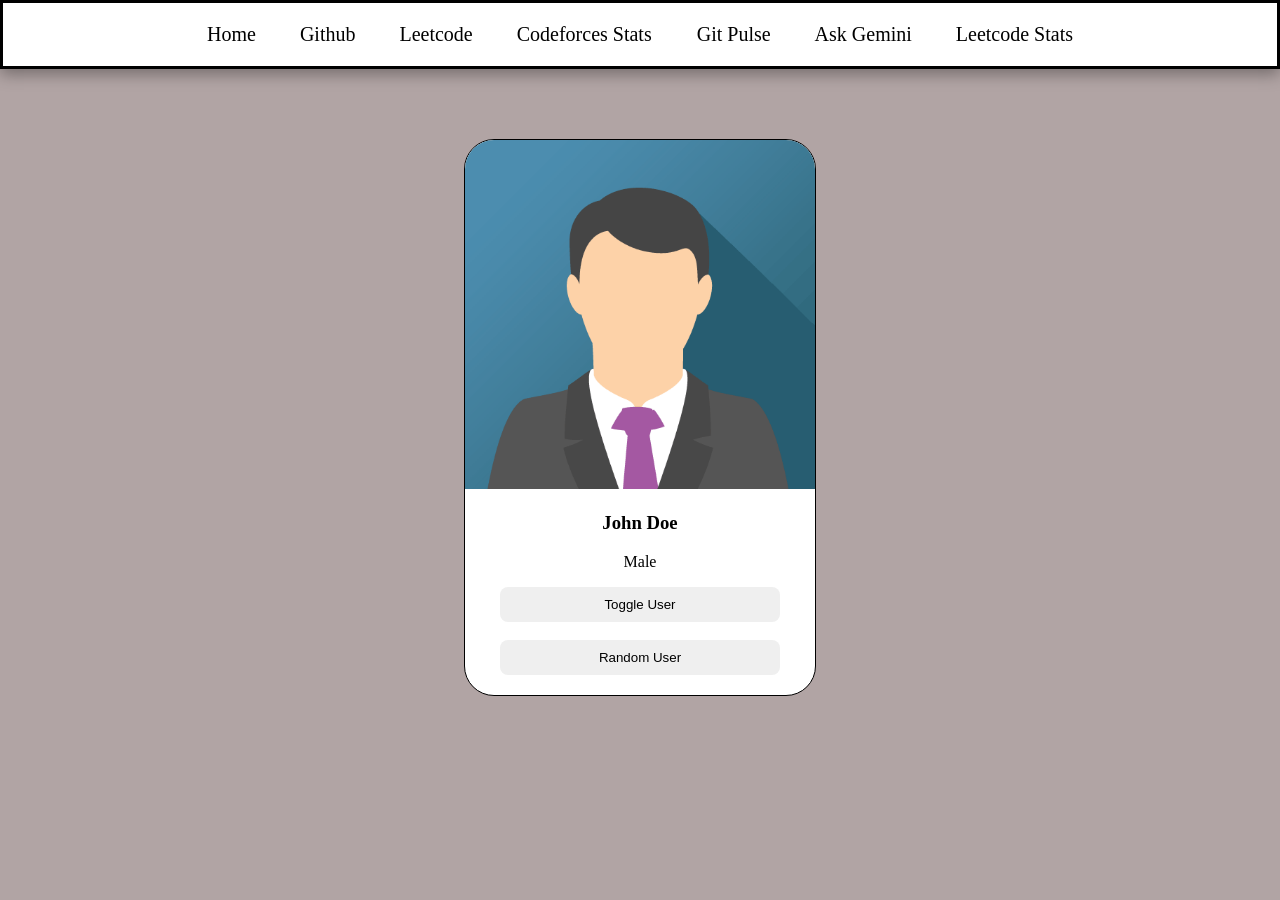
<file: target/classes/static/index.html>
<!DOCTYPE html>
<html lang="en">
<head>
    <meta charset="UTF-8">
    <meta name="viewport" content="width=device-width, initial-scale=1.0">
    <title>Auto Suggest</title>
    <link rel="stylesheet" href="index.css">
</head>
<body>
    <!-- <h1>Hello World!</h1> -->
     <div class="navbar">
        <a href="">Home</a>
        <a href="https://github.com/" target="_blank">Github</a>
        <a href="https://leetcode.com/" target="_blank">Leetcode</a>
        <a href="codeforces-stats.html" target="_blank">Codeforces Stats </a>
        <a href="gitpulse.html" target="_blank">Git Pulse</a>
        <a href="ask-gemini.html" target="_blank">Ask Gemini</a>
        <a href="leetcode-stats.html" target="_blank">Leetcode Stats</a>
    
       
     </div>

     <div class="card">
        <img id="user-image" src="john.png" alt="image not found">
        <h3 id="user-name">John Doe</h3>
        <p id="user-gender">Male</p>

        <button onclick="toggleUser()" >Toggle User</button>
        
        <br>
        <br>
        <button onclick="randomUser()" >Random User</button>
     </div>
    <script src="index.js"></script>
</body>
</html>
</file>
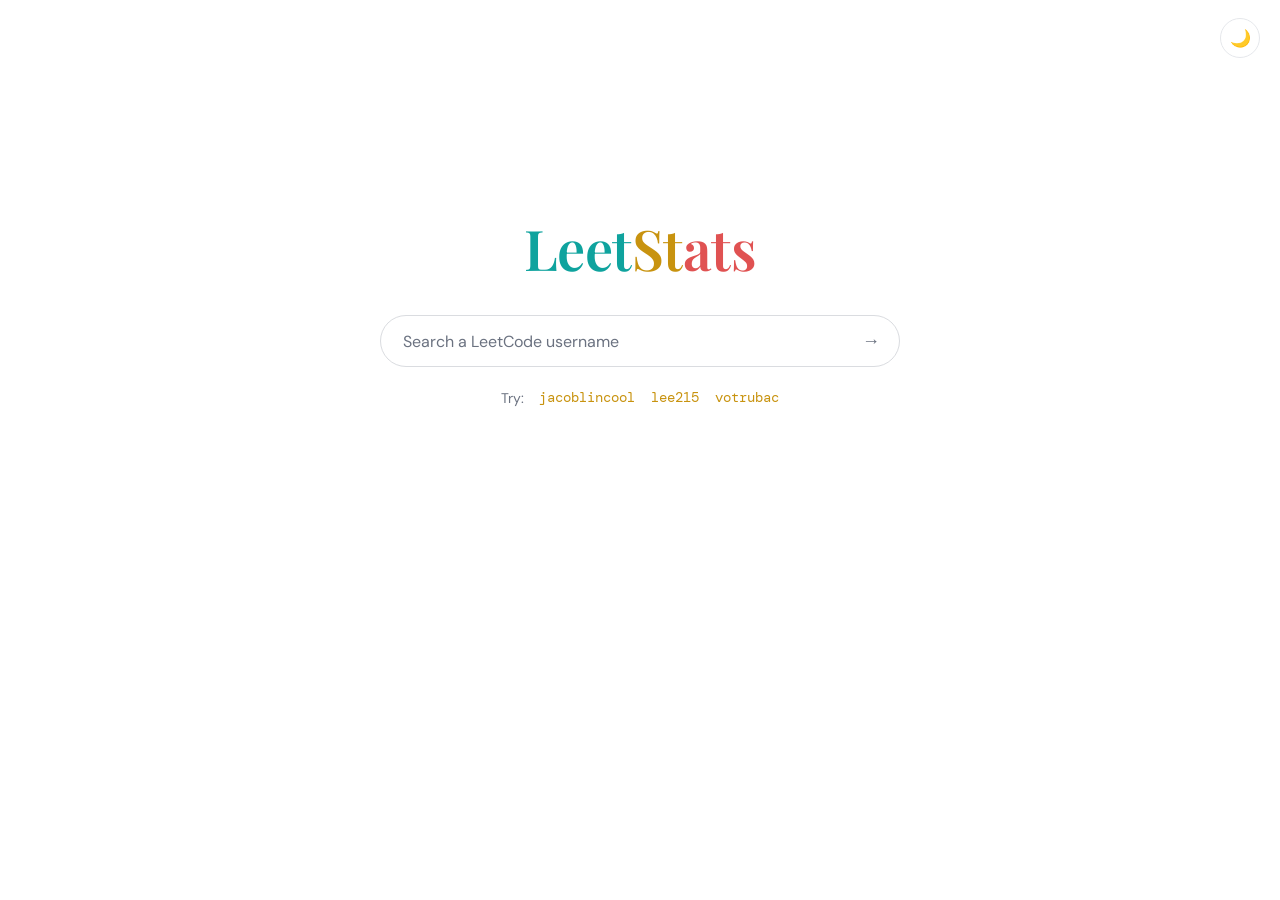
<file: target/classes/static/leetcode-stats.html>
<!DOCTYPE html>
<html lang="en" data-theme="light">
<head>
<meta charset="UTF-8">
<meta name="viewport" content="width=device-width, initial-scale=1.0">
<title>LeetStats</title>
<link rel="preconnect" href="https://fonts.googleapis.com">
<link rel="preconnect" href="https://fonts.gstatic.com" crossorigin>
<link href="https://fonts.googleapis.com/css2?family=Playfair+Display:wght@600&family=DM+Sans:wght@400;500;700&family=DM+Mono:wght@400;500&display=swap" rel="stylesheet">
<style>
  :root, [data-theme="light"] {
    --bg: #ffffff;
    --text: #1f2328;
    --muted: #6b7280;
    --line: #e5e7eb;
    --surface: #ffffff;
    --input-border: #dadce0;
    --input-shadow: rgba(32, 33, 36, 0.12);
    --track: #f0f1f3;
    --easy: #0fa39e;
    --medium: #c8930f;
    --hard: #e05252;
    --accent: #c8930f;
    --card-shadow: 0 1px 3px rgba(32, 33, 36, 0.08), 0 8px 28px rgba(32, 33, 36, 0.06);
  }
  [data-theme="dark"] {
    --bg: #0a0b0d;
    --text: #e9e7e2;
    --muted: #8b8f98;
    --line: rgba(255, 255, 255, 0.09);
    --surface: #121418;
    --input-border: rgba(255, 255, 255, 0.14);
    --input-shadow: rgba(0, 0, 0, 0.5);
    --track: rgba(255, 255, 255, 0.08);
    --easy: #3ddad7;
    --medium: #e3b341;
    --hard: #ff6b6b;
    --accent: #e3b341;
    --card-shadow: 0 20px 50px rgba(0, 0, 0, 0.45);
  }

  * { margin: 0; padding: 0; box-sizing: border-box; }

  html, body { height: 100%; }

  body {
    background: var(--bg);
    color: var(--text);
    font-family: "DM Sans", system-ui, sans-serif;
    display: flex;
    flex-direction: column;
    align-items: center;
    transition: background 0.25s, color 0.25s;
  }

  /* theme toggle, top right */
  .theme-toggle {
    position: fixed;
    top: 18px;
    right: 20px;
    width: 40px;
    height: 40px;
    border-radius: 50%;
    border: 1px solid var(--line);
    background: var(--surface);
    color: var(--text);
    font-size: 17px;
    cursor: pointer;
    display: flex;
    align-items: center;
    justify-content: center;
    transition: background 0.25s, border-color 0.25s, transform 0.15s;
    z-index: 10;
  }
  .theme-toggle:hover { transform: scale(1.06); }
  .theme-toggle:focus-visible { outline: 2px solid var(--accent); outline-offset: 2px; }

  main {
    width: 100%;
    max-width: 640px;
    padding: 0 24px 64px;
    display: flex;
    flex-direction: column;
    align-items: center;
    /* Google-style: sits a bit above vertical center when idle */
    margin-top: clamp(96px, 24vh, 210px);
    transition: margin-top 0.45s cubic-bezier(0.3, 0.8, 0.3, 1);
  }
  body.has-result main { margin-top: 72px; }

  .wordmark {
    font-family: "Playfair Display", serif;
    font-weight: 600;
    font-size: clamp(40px, 8vw, 56px);
    letter-spacing: -0.01em;
    margin-bottom: 30px;
    user-select: none;
  }
  .wordmark .l { color: var(--easy); }
  .wordmark .e { color: var(--medium); }
  .wordmark .t { color: var(--hard); }

  /* search */
  .search {
    width: 100%;
    max-width: 520px;
    display: flex;
    align-items: center;
    gap: 12px;
    background: var(--surface);
    border: 1px solid var(--input-border);
    border-radius: 999px;
    padding: 0 8px 0 22px;
    height: 52px;
    transition: box-shadow 0.2s, border-color 0.2s, background 0.25s;
  }
  .search:focus-within {
    box-shadow: 0 2px 10px var(--input-shadow);
    border-color: transparent;
  }
  [data-theme="dark"] .search:focus-within { border-color: var(--accent); box-shadow: none; }

  .search input {
    flex: 1;
    min-width: 0;
    border: none;
    outline: none;
    background: transparent;
    color: var(--text);
    font-family: "DM Mono", monospace;
    font-size: 16px;
  }
  .search input::placeholder { color: var(--muted); font-family: "DM Sans", sans-serif; }

  .search button {
    border: none;
    background: transparent;
    color: var(--muted);
    font-size: 18px;
    width: 40px;
    height: 40px;
    border-radius: 50%;
    cursor: pointer;
    display: flex;
    align-items: center;
    justify-content: center;
    transition: color 0.15s, background 0.15s;
  }
  .search button:hover { color: var(--accent); background: var(--track); }
  .search button:focus-visible { outline: 2px solid var(--accent); outline-offset: 1px; }
  .search button:disabled { opacity: 0.45; cursor: wait; }

  .try {
    margin-top: 20px;
    font-size: 14px;
    color: var(--muted);
    display: flex;
    gap: 14px;
    align-items: center;
    flex-wrap: wrap;
    justify-content: center;
  }
  .try button {
    background: none;
    border: none;
    padding: 2px 1px;
    color: var(--accent);
    font-family: "DM Mono", monospace;
    font-size: 13.5px;
    cursor: pointer;
    border-bottom: 1px dashed transparent;
    transition: border-color 0.15s;
  }
  .try button:hover { border-bottom-color: var(--accent); }
  .try button:focus-visible { outline: 2px solid var(--accent); outline-offset: 2px; }

  /* states */
  .loader {
    margin-top: 52px;
    width: 34px; height: 34px;
    border: 3px solid var(--track);
    border-top-color: var(--accent);
    border-radius: 50%;
    animation: spin 0.8s linear infinite;
  }
  @keyframes spin { to { transform: rotate(360deg); } }

  .error {
    margin-top: 44px;
    text-align: center;
    color: var(--muted);
    font-size: 14.5px;
    line-height: 1.6;
    max-width: 420px;
  }
  .error b { color: var(--hard); font-weight: 700; display: block; margin-bottom: 4px; }

  /* card */
  .card {
    width: 100%;
    margin-top: 44px;
    background: var(--surface);
    border: 1px solid var(--line);
    border-radius: 18px;
    padding: 30px 34px;
    box-shadow: var(--card-shadow);
    animation: rise 0.45s cubic-bezier(0.2, 0.7, 0.3, 1) both;
    transition: background 0.25s, border-color 0.25s;
  }
  @keyframes rise {
    from { opacity: 0; transform: translateY(14px); }
    to   { opacity: 1; transform: translateY(0); }
  }

  .card-head {
    display: flex;
    justify-content: space-between;
    align-items: baseline;
    gap: 10px;
    flex-wrap: wrap;
    margin-bottom: 26px;
  }
  .card-head a {
    font-family: "Playfair Display", serif;
    font-size: 23px;
    font-weight: 600;
    color: var(--text);
    text-decoration: none;
  }
  .card-head a:hover { color: var(--accent); }
  .card-head .rank {
    font-family: "DM Mono", monospace;
    font-size: 13px;
    color: var(--muted);
  }
  .card-head .rank b { color: var(--accent); font-weight: 500; }

  .card-body {
    display: grid;
    grid-template-columns: 168px 1fr;
    gap: 34px;
    align-items: center;
  }

  .ring-wrap { position: relative; width: 168px; height: 168px; margin: 0 auto; }
  .ring-wrap svg { transform: rotate(-90deg); display: block; }
  .ring-track { fill: none; stroke: var(--track); stroke-width: 9; }
  .ring-fill {
    fill: none;
    stroke: var(--accent);
    stroke-width: 9;
    stroke-linecap: round;
    transition: stroke-dashoffset 1.1s cubic-bezier(0.3, 0.8, 0.3, 1), stroke 0.25s;
  }
  .ring-center {
    position: absolute; inset: 0;
    display: flex; flex-direction: column;
    align-items: center; justify-content: center;
  }
  .ring-center .big {
    font-family: "DM Mono", monospace;
    font-size: 36px;
    line-height: 1;
  }
  .ring-center .small {
    color: var(--muted);
    font-size: 11.5px;
    margin-top: 6px;
    letter-spacing: 0.06em;
    text-transform: uppercase;
  }

  .bars { display: flex; flex-direction: column; gap: 18px; }
  .bar-top {
    display: flex;
    justify-content: space-between;
    align-items: baseline;
    margin-bottom: 7px;
  }
  .bar-top .label {
    font-size: 12.5px;
    font-weight: 700;
    letter-spacing: 0.09em;
    text-transform: uppercase;
  }
  .bar-top .nums {
    font-family: "DM Mono", monospace;
    font-size: 13px;
    color: var(--muted);
  }
  .bar-top .nums b { color: var(--text); font-weight: 500; }
  .bar-track { height: 7px; border-radius: 99px; background: var(--track); overflow: hidden; }
  .bar-fill { height: 100%; width: 0; border-radius: 99px; transition: width 1.1s cubic-bezier(0.3, 0.8, 0.3, 1); }
  .easy   .label { color: var(--easy); }   .easy   .bar-fill { background: var(--easy); }
  .medium .label { color: var(--medium); } .medium .bar-fill { background: var(--medium); }
  .hard   .label { color: var(--hard); }   .hard   .bar-fill { background: var(--hard); }

  .hidden { display: none !important; }

  @media (max-width: 540px) {
    .card { padding: 24px 20px; }
    .card-body { grid-template-columns: 1fr; gap: 26px; }
  }

  @media (prefers-reduced-motion: reduce) {
    * { animation: none !important; transition: none !important; }
  }
</style>
</head>
<body>
  <button class="theme-toggle" id="theme-toggle" aria-label="Switch theme" title="Switch theme">🌙</button>

  <main>
    <h1 class="wordmark"><span class="l">Leet</span><span class="e">St</span><span class="t">ats</span></h1>

    <div class="search">
      <input id="username" type="text" placeholder="Search a LeetCode username" autocomplete="off" spellcheck="false" aria-label="LeetCode username">
      <button id="go" aria-label="Fetch stats" title="Fetch stats">→</button>
    </div>

    <div class="try">
      <span>Try:</span>
      <button data-u="jacoblincool">jacoblincool</button>
      <button data-u="lee215">lee215</button>
      <button data-u="votrubac">votrubac</button>
    </div>

    <div id="loading" class="loader hidden" role="status" aria-label="Loading"></div>

    <div id="error" class="error hidden" role="alert">
      <b>Couldn't fetch that profile</b>
      <span id="error-msg"></span>
    </div>

    <section id="card" class="card hidden" aria-live="polite">
      <div class="card-head">
        <a id="profile-link" href="#" target="_blank" rel="noopener"></a>
        <span class="rank">Rank <b id="ranking">—</b></span>
      </div>
      <div class="card-body">
        <div class="ring-wrap">
          <svg width="168" height="168" viewBox="0 0 168 168" aria-hidden="true">
            <circle class="ring-track" cx="84" cy="84" r="74"></circle>
            <circle class="ring-fill" id="ring" cx="84" cy="84" r="74"></circle>
          </svg>
          <div class="ring-center">
            <div class="big" id="total-solved">0</div>
            <div class="small" id="total-label">solved</div>
          </div>
        </div>
        <div class="bars">
          <div class="bar-row easy">
            <div class="bar-top"><span class="label">Easy</span>
              <span class="nums"><b id="easy-solved">0</b> / <span id="easy-total">0</span></span></div>
            <div class="bar-track"><div class="bar-fill" id="easy-bar"></div></div>
          </div>
          <div class="bar-row medium">
            <div class="bar-top"><span class="label">Medium</span>
              <span class="nums"><b id="medium-solved">0</b> / <span id="medium-total">0</span></span></div>
            <div class="bar-track"><div class="bar-fill" id="medium-bar"></div></div>
          </div>
          <div class="bar-row hard">
            <div class="bar-top"><span class="label">Hard</span>
              <span class="nums"><b id="hard-solved">0</b> / <span id="hard-total">0</span></span></div>
            <div class="bar-track"><div class="bar-fill" id="hard-bar"></div></div>
          </div>
        </div>
      </div>
    </section>
  </main>

<script>
(function () {
  "use strict";

  /* ---------- theme ---------- */
  var root = document.documentElement;
  var toggle = document.getElementById("theme-toggle");
  var prefersDark = window.matchMedia("(prefers-color-scheme: dark)").matches;
  setTheme(prefersDark ? "dark" : "light");

  function setTheme(t) {
    root.setAttribute("data-theme", t);
    toggle.textContent = t === "dark" ? "☀️" : "🌙";
  }
  toggle.addEventListener("click", function () {
    setTheme(root.getAttribute("data-theme") === "dark" ? "light" : "dark");
  });

  /* ---------- elements ---------- */
  var input = document.getElementById("username");
  var goBtn = document.getElementById("go");
  var loadingEl = document.getElementById("loading");
  var errorEl = document.getElementById("error");
  var errorMsg = document.getElementById("error-msg");
  var cardEl = document.getElementById("card");

  var RING_R = 74;
  var RING_C = 2 * Math.PI * RING_R;
  var ring = document.getElementById("ring");
  ring.setAttribute("stroke-dasharray", RING_C);
  ring.setAttribute("stroke-dashoffset", RING_C);

  /* ---------- data sources (tried in order) ---------- */
  var SOURCES = [
    {
      url: function (u) { return "https://leetcode-api-faisalshohag.vercel.app/" + encodeURIComponent(u); },
      parse: function (d) {
        if (!d || d.errors || d.totalSolved === undefined) return null;
        return pick(d);
      }
    },
    {
      url: function (u) { return "https://alfa-leetcode-api.onrender.com/userProfile/" + encodeURIComponent(u); },
      parse: function (d) {
        if (!d || d.errors || d.totalSolved === undefined) return null;
        return pick(d);
      }
    },
    {
      url: function (u) { return "https://leetcode-stats-api.herokuapp.com/" + encodeURIComponent(u); },
      parse: function (d) {
        if (!d || d.status !== "success") return null;
        return pick(d);
      }
    }
  ];

  function pick(d) {
    return {
      totalSolved: d.totalSolved, totalQuestions: d.totalQuestions,
      easySolved: d.easySolved, totalEasy: d.totalEasy,
      mediumSolved: d.mediumSolved, totalMedium: d.totalMedium,
      hardSolved: d.hardSolved, totalHard: d.totalHard,
      ranking: d.ranking
    };
  }

  function fetchWithTimeout(url, ms) {
    var ctrl = new AbortController();
    var t = setTimeout(function () { ctrl.abort(); }, ms);
    return fetch(url, { signal: ctrl.signal })
      .then(function (r) { return r.json(); })
      .finally(function () { clearTimeout(t); });
  }

  function fetchStats(username) {
    var i = 0;
    function tryNext() {
      if (i >= SOURCES.length) return Promise.reject(new Error("all sources failed"));
      var src = SOURCES[i++];
      return fetchWithTimeout(src.url(username), 12000)
        .then(function (json) {
          var parsed = src.parse(json);
          return parsed || tryNext();
        })
        .catch(function () { return tryNext(); });
    }
    return tryNext();
  }

  /* ---------- rendering ---------- */
  function fmt(n) {
    if (n === null || n === undefined || isNaN(n)) return "—";
    return Number(n).toLocaleString("en-US");
  }

  function countUp(el, target, ms) {
    var reduce = window.matchMedia("(prefers-reduced-motion: reduce)").matches;
    if (reduce || !target) { el.textContent = fmt(target || 0); return; }
    var start = performance.now();
    (function step(now) {
      var p = Math.min(((now || performance.now()) - start) / ms, 1);
      var eased = 1 - Math.pow(1 - p, 3);
      el.textContent = fmt(Math.round(target * eased));
      if (p < 1) requestAnimationFrame(step);
    })();
  }

  function setBar(id, solved, total) {
    var pct = total > 0 ? (solved / total) * 100 : 0;
    document.getElementById(id).style.width = Math.max(pct, solved > 0 ? 2 : 0) + "%";
  }

  function render(username, s) {
    var link = document.getElementById("profile-link");
    link.textContent = username;
    link.href = "https://leetcode.com/u/" + encodeURIComponent(username) + "/";

    document.getElementById("ranking").textContent = "#" + fmt(s.ranking);
    document.getElementById("total-label").textContent = "of " + fmt(s.totalQuestions);
    document.getElementById("easy-solved").textContent = fmt(s.easySolved);
    document.getElementById("easy-total").textContent = fmt(s.totalEasy);
    document.getElementById("medium-solved").textContent = fmt(s.mediumSolved);
    document.getElementById("medium-total").textContent = fmt(s.totalMedium);
    document.getElementById("hard-solved").textContent = fmt(s.hardSolved);
    document.getElementById("hard-total").textContent = fmt(s.totalHard);

    document.body.classList.add("has-result");
    cardEl.classList.remove("hidden");

    requestAnimationFrame(function () {
      requestAnimationFrame(function () {
        countUp(document.getElementById("total-solved"), s.totalSolved, 1100);
        var pct = s.totalQuestions > 0 ? s.totalSolved / s.totalQuestions : 0;
        ring.setAttribute("stroke-dashoffset", RING_C * (1 - pct));
        setBar("easy-bar", s.easySolved, s.totalEasy);
        setBar("medium-bar", s.mediumSolved, s.totalMedium);
        setBar("hard-bar", s.hardSolved, s.totalHard);
      });
    });
  }

  function resetCard() {
    ring.setAttribute("stroke-dashoffset", RING_C);
    ["easy-bar", "medium-bar", "hard-bar"].forEach(function (id) {
      document.getElementById(id).style.width = "0";
    });
    document.getElementById("total-solved").textContent = "0";
  }

  /* ---------- flow ---------- */
  var busy = false;

  function lookup(username) {
    username = (username || "").trim();
    if (!username || busy) return;
    busy = true;

    input.value = username;
    goBtn.disabled = true;
    errorEl.classList.add("hidden");
    cardEl.classList.add("hidden");
    resetCard();
    loadingEl.classList.remove("hidden");

    fetchStats(username)
      .then(function (stats) {
        loadingEl.classList.add("hidden");
        render(username, stats);
      })
      .catch(function () {
        loadingEl.classList.add("hidden");
        errorMsg.textContent = 'No stats found for "' + username +
          '". Check the spelling, or the public stats APIs may be briefly busy — try again in a moment.';
        errorEl.classList.remove("hidden");
      })
      .finally(function () {
        goBtn.disabled = false;
        busy = false;
      });
  }

  goBtn.addEventListener("click", function () { lookup(input.value); });
  input.addEventListener("keydown", function (e) { if (e.key === "Enter") lookup(input.value); });
  document.querySelectorAll(".try button").forEach(function (b) {
    b.addEventListener("click", function () { lookup(b.dataset.u); });
  });
})();
</script>
</body>
</html>
</file>
<file: target/classes/static/index.css>
body{
    margin: 0px;
    background-color:rgb(177, 164, 164);


}
h1{
    color: red;
}
.navbar{
    border-style:solid;
    border-width: 3px;
    border-color: black;
    padding: 20px;
    text-align: center;
    background-color: white;
    box-shadow: rgba(0, 0, 0, 0.35) 0px 5px 15px;
}
.navbar a{
    text-decoration: none;
    color: black;
    padding: 20px;
    font-size: 20px;
    
}
.navbar a:hover{
    color: blue;
    background-color: aqua;
}
.card{
    border:1px solid black;
    width:350px;
    border-radius: 30px;
    text-align: center;
    margin-top: 70px;
    overflow: hidden;
    margin-left: auto;
    margin-right: auto;
    padding-bottom: 20px;
    background-color: white;
    
    
}
.card img{
    width: 100%;
    
}
.card button{
    border-style: none;
    padding: 10px;
    width: 80%;
    border-radius: 8px;
}
</file>
